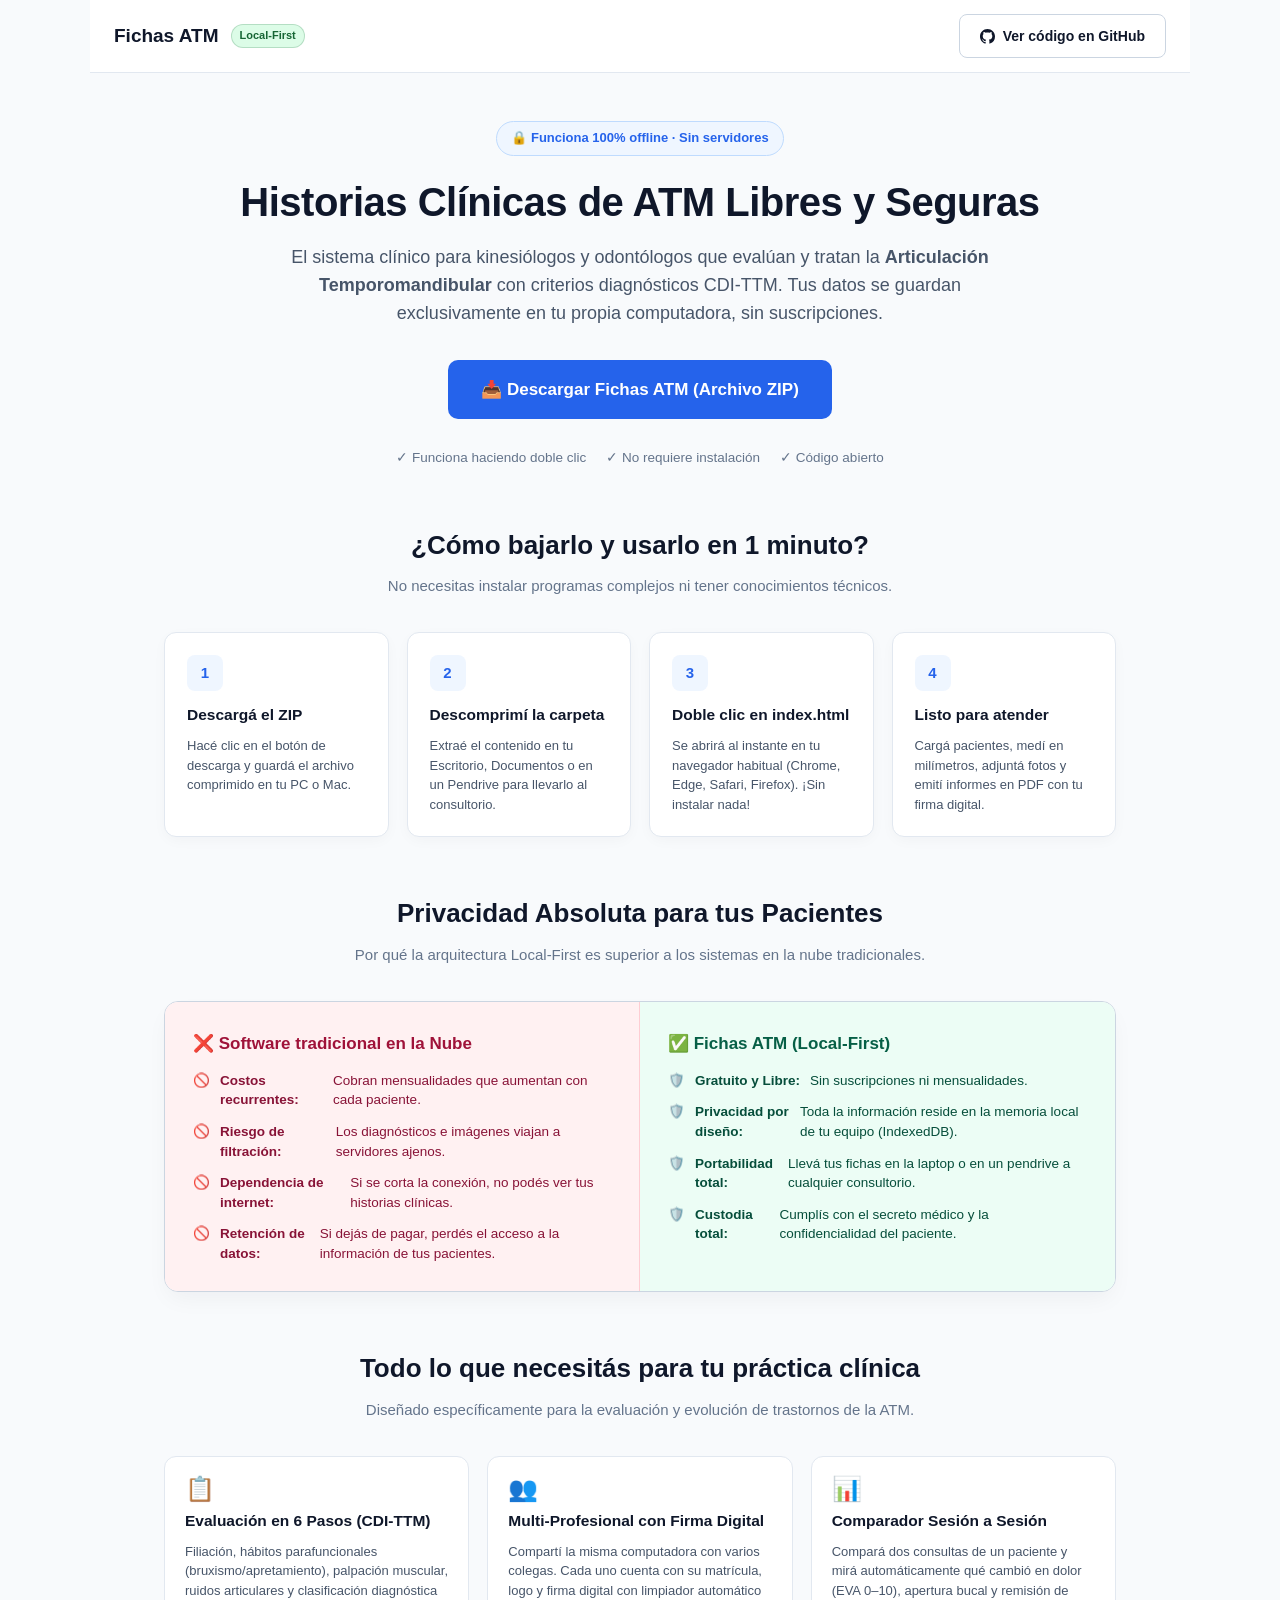
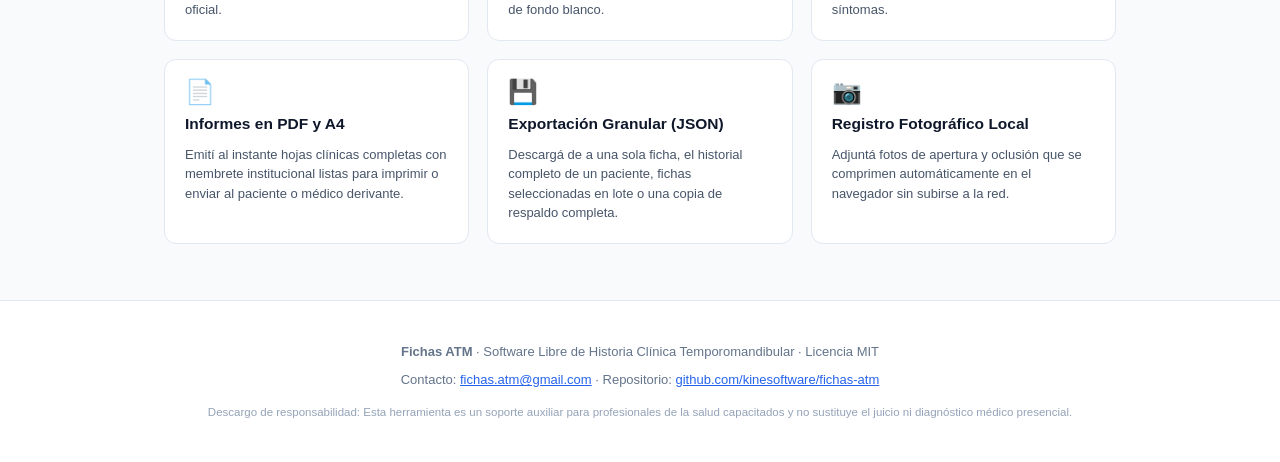
<file: netlify/index.html>
<!DOCTYPE html>
<html lang="es">
<head>
  <meta charset="UTF-8">
  <meta name="viewport" content="width=device-width, initial-scale=1.0">
  <title>Fichas ATM · Historias Clínicas Temporomandibulares</title>
  <meta name="description" content="Software clínico gratuito y libre para la evaluación, seguimiento y diagnóstico (CDI-TTM) de la articulación temporomandibular.">
  <style>
    :root {
      --primary: #2563eb;
      --primary-hover: #1d4ed8;
      --navy: #0f172a;
      --accent: #10b981;
      --accent-deep: #059669;
      --ink: #1e293b;
      --muted: #64748b;
      --line: #e2e8f0;
      --line-strong: #cbd5e1;
      --sky: #f8fafc;
      --font: -apple-system, BlinkMacSystemFont, "Segoe UI", Roboto, Helvetica, Arial, sans-serif;
    }

    * { box-sizing: border-box; }
    body {
      margin: 0;
      font-family: var(--font);
      color: var(--ink);
      background: var(--sky);
      line-height: 1.6;
    }

    a { text-decoration: none; color: inherit; }

    /* Topbar */
    .header {
      position: sticky;
      top: 0;
      z-index: 50;
      background: rgba(255, 255, 255, 0.95);
      backdrop-filter: blur(8px);
      border-bottom: 1px solid var(--line);
      padding: 14px 24px;
      display: flex;
      align-items: center;
      justify-content: space-between;
      max-width: 1100px;
      margin: 0 auto;
    }

    .brand {
      display: flex;
      align-items: center;
      gap: 12px;
      font-weight: 700;
      font-size: 19px;
      color: var(--navy);
    }

    .brand-badge {
      font-size: 11px;
      font-weight: 600;
      background: #dcfce7;
      color: #166534;
      padding: 2px 8px;
      border-radius: 999px;
      border: 1px solid rgba(22, 101, 52, 0.2);
    }

    .btn {
      display: inline-flex;
      align-items: center;
      justify-content: center;
      gap: 8px;
      padding: 10px 20px;
      border-radius: 8px;
      font-weight: 600;
      font-size: 14px;
      cursor: pointer;
      transition: all 0.15s ease;
      border: 1px solid transparent;
      text-decoration: none;
    }

    .btn-primary {
      background: var(--primary);
      color: #ffffff;
    }
    .btn-primary:hover {
      background: var(--primary-hover);
      box-shadow: 0 4px 12px rgba(37, 99, 235, 0.25);
    }

    .btn-outline {
      background: #ffffff;
      color: var(--navy);
      border-color: var(--line-strong);
    }
    .btn-outline:hover {
      background: #f1f5f9;
      border-color: var(--muted);
    }

    .btn-lg {
      padding: 15px 32px;
      font-size: 17px;
      border-radius: 10px;
    }

    /* Hero */
    .hero {
      max-width: 900px;
      margin: 48px auto 36px;
      padding: 0 24px;
      text-align: center;
    }

    .hero-pill {
      display: inline-flex;
      align-items: center;
      gap: 8px;
      background: #eff6ff;
      color: var(--primary);
      border: 1px solid #bfdbfe;
      padding: 6px 14px;
      border-radius: 999px;
      font-size: 13px;
      font-weight: 600;
      margin-bottom: 22px;
    }

    .hero h1 {
      font-size: 40px;
      font-weight: 800;
      color: var(--navy);
      line-height: 1.2;
      margin: 0 0 18px;
      letter-spacing: -0.5px;
    }

    .hero-lead {
      font-size: 18px;
      color: #475569;
      max-width: 760px;
      margin: 0 auto 32px;
      line-height: 1.55;
    }

    .hero-ctas {
      display: flex;
      justify-content: center;
      margin-bottom: 28px;
    }

    .hero-badges {
      display: flex;
      flex-wrap: wrap;
      justify-content: center;
      gap: 20px;
      font-size: 13.5px;
      color: var(--muted);
      font-weight: 500;
    }

    .hero-badges span {
      display: inline-flex;
      align-items: center;
      gap: 6px;
    }

    /* Container */
    .container {
      max-width: 1000px;
      margin: 0 auto;
      padding: 0 24px;
    }

    .section {
      margin: 56px 0;
    }

    .section-title {
      text-align: center;
      margin-bottom: 34px;
    }

    .section-title h2 {
      font-size: 26px;
      font-weight: 700;
      color: var(--navy);
      margin: 0 0 8px;
    }

    .section-title p {
      color: var(--muted);
      font-size: 15px;
      margin: 0;
    }

    /* Steps Guide */
    .steps-grid {
      display: grid;
      grid-template-columns: repeat(auto-fit, minmax(220px, 1fr));
      gap: 18px;
    }

    .step-card {
      background: #ffffff;
      border: 1px solid var(--line);
      border-radius: 12px;
      padding: 22px;
      box-shadow: 0 4px 15px -2px rgba(15, 23, 42, 0.04);
    }

    .step-num {
      width: 36px;
      height: 36px;
      border-radius: 8px;
      background: #eff6ff;
      color: var(--primary);
      display: flex;
      align-items: center;
      justify-content: center;
      font-weight: 700;
      font-size: 15px;
      margin-bottom: 12px;
    }

    .step-card h3 {
      font-size: 15.5px;
      color: var(--navy);
      margin: 0 0 8px;
    }

    .step-card p {
      font-size: 13px;
      color: #475569;
      margin: 0;
      line-height: 1.5;
    }

    /* Comparison Box */
    .compare-card {
      background: #ffffff;
      border: 1px solid var(--line-strong);
      border-radius: 14px;
      overflow: hidden;
      box-shadow: 0 10px 25px -5px rgba(15, 23, 42, 0.05);
    }

    .compare-grid {
      display: grid;
      grid-template-columns: 1fr 1fr;
    }

    @media (max-width: 680px) {
      .compare-grid { grid-template-columns: 1fr; }
    }

    .compare-col {
      padding: 28px;
    }

    .compare-col.cloud {
      background: #fff1f2;
      border-right: 1px solid #fecdd3;
    }

    .compare-col.local {
      background: #ecfdf5;
    }

    .compare-col h3 {
      margin: 0 0 14px;
      font-size: 17px;
      display: flex;
      align-items: center;
      gap: 8px;
    }

    .compare-col.cloud h3 { color: #9f1239; }
    .compare-col.local h3 { color: #065f46; }

    .compare-list {
      list-style: none;
      padding: 0;
      margin: 0;
      display: flex;
      flex-direction: column;
      gap: 12px;
      font-size: 13.5px;
    }

    .compare-list li {
      display: flex;
      align-items: flex-start;
      gap: 10px;
      line-height: 1.45;
    }

    .compare-col.cloud li { color: #881337; }
    .compare-col.local li { color: #064e3b; font-weight: 500; }

    /* Features Grid */
    .features-grid {
      display: grid;
      grid-template-columns: repeat(auto-fit, minmax(280px, 1fr));
      gap: 18px;
    }

    .feature-card {
      background: #ffffff;
      border: 1px solid var(--line);
      border-radius: 12px;
      padding: 20px;
      display: flex;
      flex-direction: column;
      gap: 8px;
    }

    .feature-icon {
      font-size: 24px;
      line-height: 1;
    }

    .feature-card h3 {
      margin: 0;
      font-size: 15.5px;
      color: var(--navy);
    }

    .feature-card p {
      margin: 0;
      font-size: 13px;
      color: #475569;
      line-height: 1.5;
    }

    /* Footer */
    .footer {
      border-top: 1px solid var(--line);
      padding: 36px 24px;
      text-align: center;
      font-size: 13px;
      color: var(--muted);
      background: #ffffff;
      margin-top: 48px;
    }

    .footer p { margin: 5px 0; }
    .footer a { color: var(--primary); text-decoration: underline; }
  </style>
</head>
<body>

  <!-- Topbar -->
  <header class="header">
    <div class="brand">
      <span>Fichas ATM</span>
      <span class="brand-badge">Local-First</span>
    </div>
    <nav>
      <a href="https://github.com/kinesoftware/fichas-atm" target="_blank" rel="noopener" class="btn btn-outline">
        <svg width="15" height="15" viewBox="0 0 24 24" fill="currentColor"><path d="M12 0C5.37 0 0 5.37 0 12c0 5.31 3.435 9.795 8.205 11.385.6.105.825-.255.825-.57 0-.285-.015-1.23-.015-2.235-3.015.555-3.795-.735-4.035-1.41-.135-.345-.72-1.41-1.23-1.695-.42-.225-1.02-.78-.015-.795.945-.015 1.62.87 1.845 1.23 1.08 1.815 2.805 1.305 3.495.99.105-.78.42-1.305.765-1.605-2.67-.3-5.46-1.335-5.46-5.925 0-1.305.465-2.385 1.23-3.225-.12-.3-.54-1.53.12-3.18 0 0 1.005-.315 3.3 1.23.96-.27 1.98-.405 3-.405s2.04.135 3 .405c2.295-1.56 3.3-1.23 3.3-1.23.66 1.65.24 2.88.12 3.18.765.84 1.23 1.905 1.23 3.225 0 4.605-2.805 5.625-5.475 5.925.435.375.81 1.095.81 2.22 0 1.605-.015 2.895-.015 3.3 0 .315.225.69.825.57A12.02 12.02 0 0024 12c0-6.63-5.37-12-12-12z"/></svg>
        Ver código en GitHub
      </a>
    </nav>
  </header>

  <!-- Hero -->
  <section class="hero">
    <div class="hero-pill">
      🔒 Funciona 100% offline · Sin servidores
    </div>
    <h1>Historias Clínicas de ATM Libres y Seguras</h1>
    <p class="hero-lead">
      El sistema clínico para kinesiólogos y odontólogos que evalúan y tratan la 
      <strong>Articulación Temporomandibular</strong> con criterios diagnósticos CDI-TTM. 
      Tus datos se guardan exclusivamente en tu propia computadora, sin suscripciones.
    </p>

    <!-- Único botón principal de descarga -->
    <div class="hero-ctas">
      <a href="https://github.com/kinesoftware/fichas-atm/archive/refs/heads/main.zip" class="btn btn-primary btn-lg">
        📥 Descargar Fichas ATM (Archivo ZIP)
      </a>
    </div>

    <div class="hero-badges">
      <span>✓ Funciona haciendo doble clic</span>
      <span>✓ No requiere instalación</span>
      <span>✓ Código abierto</span>
    </div>
  </section>

  <div class="container">

    <!-- Mini Guía: Cómo Usarlo -->
    <section class="section">
      <div class="section-title">
        <h2>¿Cómo bajarlo y usarlo en 1 minuto?</h2>
        <p>No necesitas instalar programas complejos ni tener conocimientos técnicos.</p>
      </div>

      <div class="steps-grid">
        <div class="step-card">
          <div class="step-num">1</div>
          <h3>Descargá el ZIP</h3>
          <p>Hacé clic en el botón de descarga y guardá el archivo comprimido en tu PC o Mac.</p>
        </div>

        <div class="step-card">
          <div class="step-num">2</div>
          <h3>Descomprimí la carpeta</h3>
          <p>Extraé el contenido en tu Escritorio, Documentos o en un Pendrive para llevarlo al consultorio.</p>
        </div>

        <div class="step-card">
          <div class="step-num">3</div>
          <h3>Doble clic en index.html</h3>
          <p>Se abrirá al instante en tu navegador habitual (Chrome, Edge, Safari, Firefox). ¡Sin instalar nada!</p>
        </div>

        <div class="step-card">
          <div class="step-num">4</div>
          <h3>Listo para atender</h3>
          <p>Cargá pacientes, medí en milímetros, adjuntá fotos y emití informes en PDF con tu firma digital.</p>
        </div>
      </div>
    </section>

    <!-- Comparativa Local-First vs Nube -->
    <section class="section">
      <div class="section-title">
        <h2>Privacidad Absoluta para tus Pacientes</h2>
        <p>Por qué la arquitectura Local-First es superior a los sistemas en la nube tradicionales.</p>
      </div>

      <div class="compare-card">
        <div class="compare-grid">
          <div class="compare-col cloud">
            <h3>❌ Software tradicional en la Nube</h3>
            <ul class="compare-list">
              <li>🚫 <strong>Costos recurrentes:</strong> Cobran mensualidades que aumentan con cada paciente.</li>
              <li>🚫 <strong>Riesgo de filtración:</strong> Los diagnósticos e imágenes viajan a servidores ajenos.</li>
              <li>🚫 <strong>Dependencia de internet:</strong> Si se corta la conexión, no podés ver tus historias clínicas.</li>
              <li>🚫 <strong>Retención de datos:</strong> Si dejás de pagar, perdés el acceso a la información de tus pacientes.</li>
            </ul>
          </div>

          <div class="compare-col local">
            <h3>✅ Fichas ATM (Local-First)</h3>
            <ul class="compare-list">
              <li>🛡️ <strong>Gratuito y Libre:</strong> Sin suscripciones ni mensualidades.</li>
              <li>🛡️ <strong>Privacidad por diseño:</strong> Toda la información reside en la memoria local de tu equipo (IndexedDB).</li>
              <li>🛡️ <strong>Portabilidad total:</strong> Llevá tus fichas en la laptop o en un pendrive a cualquier consultorio.</li>
              <li>🛡️ <strong>Custodia total:</strong> Cumplís con el secreto médico y la confidencialidad del paciente.</li>
            </ul>
          </div>
        </div>
      </div>
    </section>

    <!-- Características Principales -->
    <section class="section">
      <div class="section-title">
        <h2>Todo lo que necesitás para tu práctica clínica</h2>
        <p>Diseñado específicamente para la evaluación y evolución de trastornos de la ATM.</p>
      </div>

      <div class="features-grid">
        <div class="feature-card">
          <span class="feature-icon">📋</span>
          <h3>Evaluación en 6 Pasos (CDI-TTM)</h3>
          <p>Filiación, hábitos parafuncionales (bruxismo/apretamiento), palpación muscular, ruidos articulares y clasificación diagnóstica oficial.</p>
        </div>

        <div class="feature-card">
          <span class="feature-icon">👥</span>
          <h3>Multi-Profesional con Firma Digital</h3>
          <p>Compartí la misma computadora con varios colegas. Cada uno cuenta con su matrícula, logo y firma digital con limpiador automático de fondo blanco.</p>
        </div>

        <div class="feature-card">
          <span class="feature-icon">📊</span>
          <h3>Comparador Sesión a Sesión</h3>
          <p>Compará dos consultas de un paciente y mirá automáticamente qué cambió en dolor (EVA 0–10), apertura bucal y remisión de síntomas.</p>
        </div>

        <div class="feature-card">
          <span class="feature-icon">📄</span>
          <h3>Informes en PDF y A4</h3>
          <p>Emití al instante hojas clínicas completas con membrete institucional listas para imprimir o enviar al paciente o médico derivante.</p>
        </div>

        <div class="feature-card">
          <span class="feature-icon">💾</span>
          <h3>Exportación Granular (JSON)</h3>
          <p>Descargá de a una sola ficha, el historial completo de un paciente, fichas seleccionadas en lote o una copia de respaldo completa.</p>
        </div>

        <div class="feature-card">
          <span class="feature-icon">📷</span>
          <h3>Registro Fotográfico Local</h3>
          <p>Adjuntá fotos de apertura y oclusión que se comprimen automáticamente en el navegador sin subirse a la red.</p>
        </div>
      </div>
    </section>

  </div>

  <!-- Footer -->
  <footer class="footer">
    <div class="container">
      <p><strong>Fichas ATM</strong> · Software Libre de Historia Clínica Temporomandibular · Licencia MIT</p>
      <p style="margin-top:8px;">
        Contacto: <a href="mailto:fichas.atm@gmail.com">fichas.atm@gmail.com</a> · 
        Repositorio: <a href="https://github.com/kinesoftware/fichas-atm" target="_blank" rel="noopener">github.com/kinesoftware/fichas-atm</a>
      </p>
      <p style="font-size:11.5px; color:#94a3b8; margin-top:12px;">
        Descargo de responsabilidad: Esta herramienta es un soporte auxiliar para profesionales de la salud capacitados y no sustituye el juicio ni diagnóstico médico presencial.
      </p>
    </div>
  </footer>

</body>
</html>
</file>
